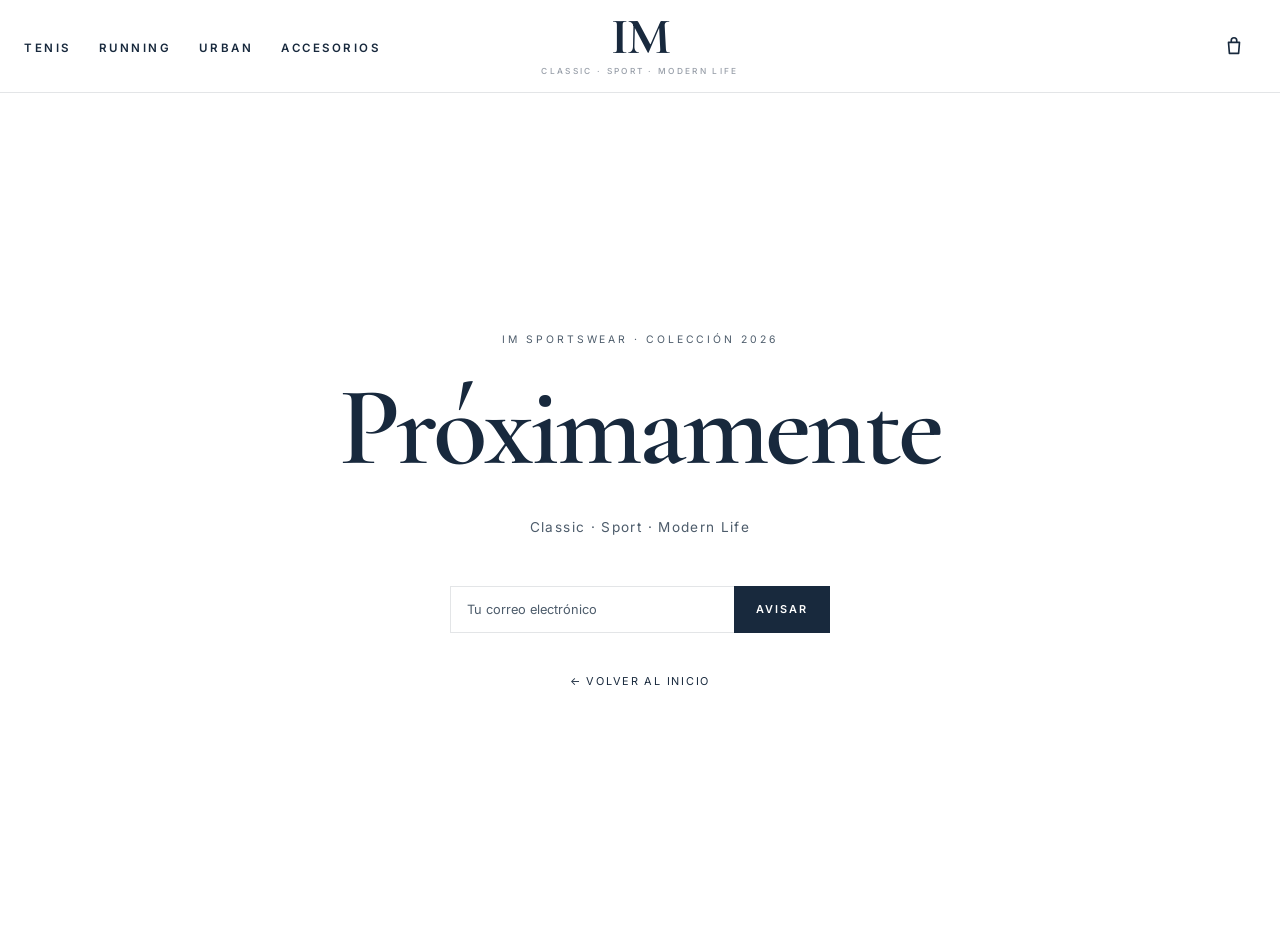
<file: shop/index.html>
<!doctype html>
<html lang="es">
  <head>
    <meta charset="UTF-8" />
    <meta name="viewport" content="width=device-width, initial-scale=1.0" />
    <meta name="description" content="IM Sportswear — Tienda online próximamente." />
    <title>Próximamente — IM Sportswear</title>
    <link rel="preconnect" href="https://fonts.googleapis.com" />
    <link rel="preconnect" href="https://fonts.gstatic.com" crossorigin />
    <link href="https://fonts.googleapis.com/css2?family=Cormorant+Garamond:wght@400;500;600;700&family=Inter:wght@300;400;500;600;700&display=swap" rel="stylesheet" />
    <link rel="stylesheet" href="/assets/styles.css?v=2.2" />
    <style>
      .coming-wrap {
        min-height: calc(100vh - 64px);
        display: flex;
        flex-direction: column;
        align-items: center;
        justify-content: center;
        text-align: center;
        padding: 60px 24px;
        background: #fff;
      }
      .coming-eyebrow {
        font-size: 0.65rem;
        letter-spacing: 0.28em;
        text-transform: uppercase;
        color: var(--muted);
        margin-bottom: 24px;
      }
      .coming-title {
        font-family: var(--font-display);
        font-size: clamp(3.5rem, 10vw, 7rem);
        font-weight: 600;
        letter-spacing: -0.03em;
        line-height: 1;
        margin: 0 0 20px;
        color: var(--navy);
      }
      .coming-sub {
        font-size: 0.85rem;
        color: var(--muted);
        letter-spacing: 0.1em;
        margin-bottom: 48px;
      }
      .coming-form {
        display: flex;
        gap: 0;
        max-width: 380px;
        width: 100%;
      }
      .coming-form input {
        flex: 1;
        border: 1px solid var(--line);
        border-right: none;
        padding: 13px 16px;
        font-family: var(--font-ui);
        font-size: 0.8rem;
        color: var(--navy);
        outline: none;
        background: #fff;
      }
      .coming-form input::placeholder { color: var(--muted); }
      .coming-form button {
        background: var(--navy);
        color: #fff;
        border: none;
        padding: 13px 22px;
        font-family: var(--font-ui);
        font-size: 0.68rem;
        font-weight: 600;
        letter-spacing: 0.18em;
        text-transform: uppercase;
        cursor: pointer;
        white-space: nowrap;
        transition: background 0.2s;
      }
      .coming-form button:hover { background: var(--navy-deep); }
      .coming-back {
        margin-top: 40px;
        font-size: 0.68rem;
        letter-spacing: 0.16em;
        text-transform: uppercase;
        color: var(--muted);
      }
      .coming-back a { color: var(--navy); }
      .coming-back a:hover { text-decoration: underline; }
    </style>
  </head>
  <body>
    <header class="site-header">
      <div class="container nav-wrap">
        <button class="menu-toggle" type="button" aria-expanded="false" aria-controls="site-menu" aria-label="Abrir menú">
          <span></span><span></span><span></span>
        </button>
        <nav class="site-nav" aria-label="Principal">
          <ul id="site-menu" class="menu-left">
            <li><a href="https://imsportswear.cl/#tenis">Tenis</a></li>
            <li><a href="https://imsportswear.cl/#running">Running</a></li>
            <li><a href="https://imsportswear.cl/#urban">Urban</a></li>
            <li><a href="https://imsportswear.cl/#accesorios">Accesorios</a></li>
          </ul>
        </nav>
        <div class="brand-mark">
          <a href="https://imsportswear.cl" class="brand-logo">IM</a>
          <span class="brand-tagline">Classic · Sport · Modern Life</span>
        </div>
        <div class="nav-actions">
          <a class="bag-link" href="#" aria-label="Tienda">
            <svg viewBox="0 0 24 24" aria-hidden="true"><path d="M6 8h12l-1 12H7L6 8Zm3-1V6a3 3 0 1 1 6 0v1" fill="none" stroke="currentColor" stroke-width="1.8" stroke-linecap="round" stroke-linejoin="round"/></svg>
          </a>
        </div>
      </div>
    </header>

    <main>
      <div class="coming-wrap">
        <p class="coming-eyebrow">IM Sportswear · Colección 2026</p>
        <h1 class="coming-title">Próximamente</h1>
        <p class="coming-sub">Classic · Sport · Modern Life</p>
        <form class="coming-form" onsubmit="return false;">
          <input type="email" placeholder="Tu correo electrónico" />
          <button type="submit">Avisar</button>
        </form>
        <p class="coming-back">
          <a href="https://imsportswear.cl">← Volver al inicio</a>
        </p>
      </div>
    </main>

    <script>
      const toggle = document.querySelector('.menu-toggle');
      const menu = document.getElementById('site-menu');
      if (toggle && menu) {
        toggle.addEventListener('click', () => {
          const open = toggle.getAttribute('aria-expanded') === 'true';
          toggle.setAttribute('aria-expanded', String(!open));
          menu.classList.toggle('is-open', !open);
        });
      }
    </script>
  </body>
</html>
</file>
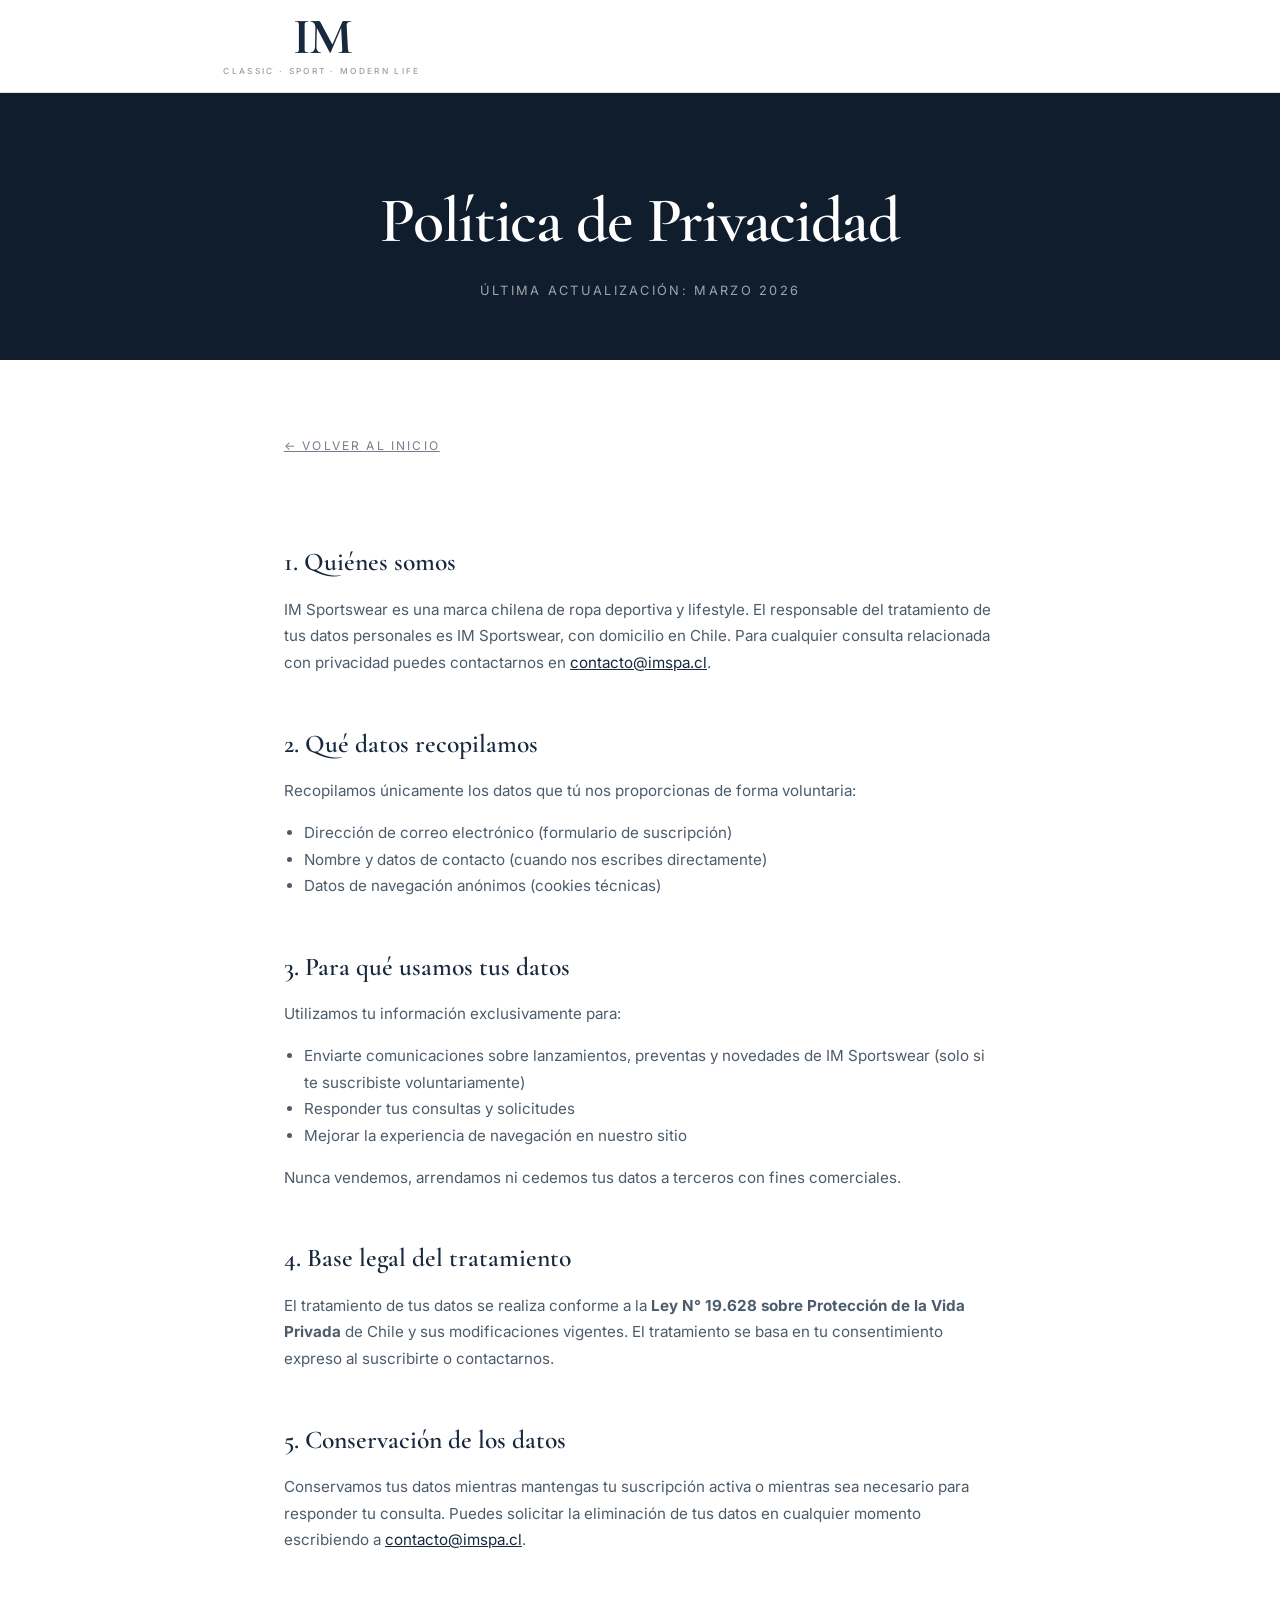
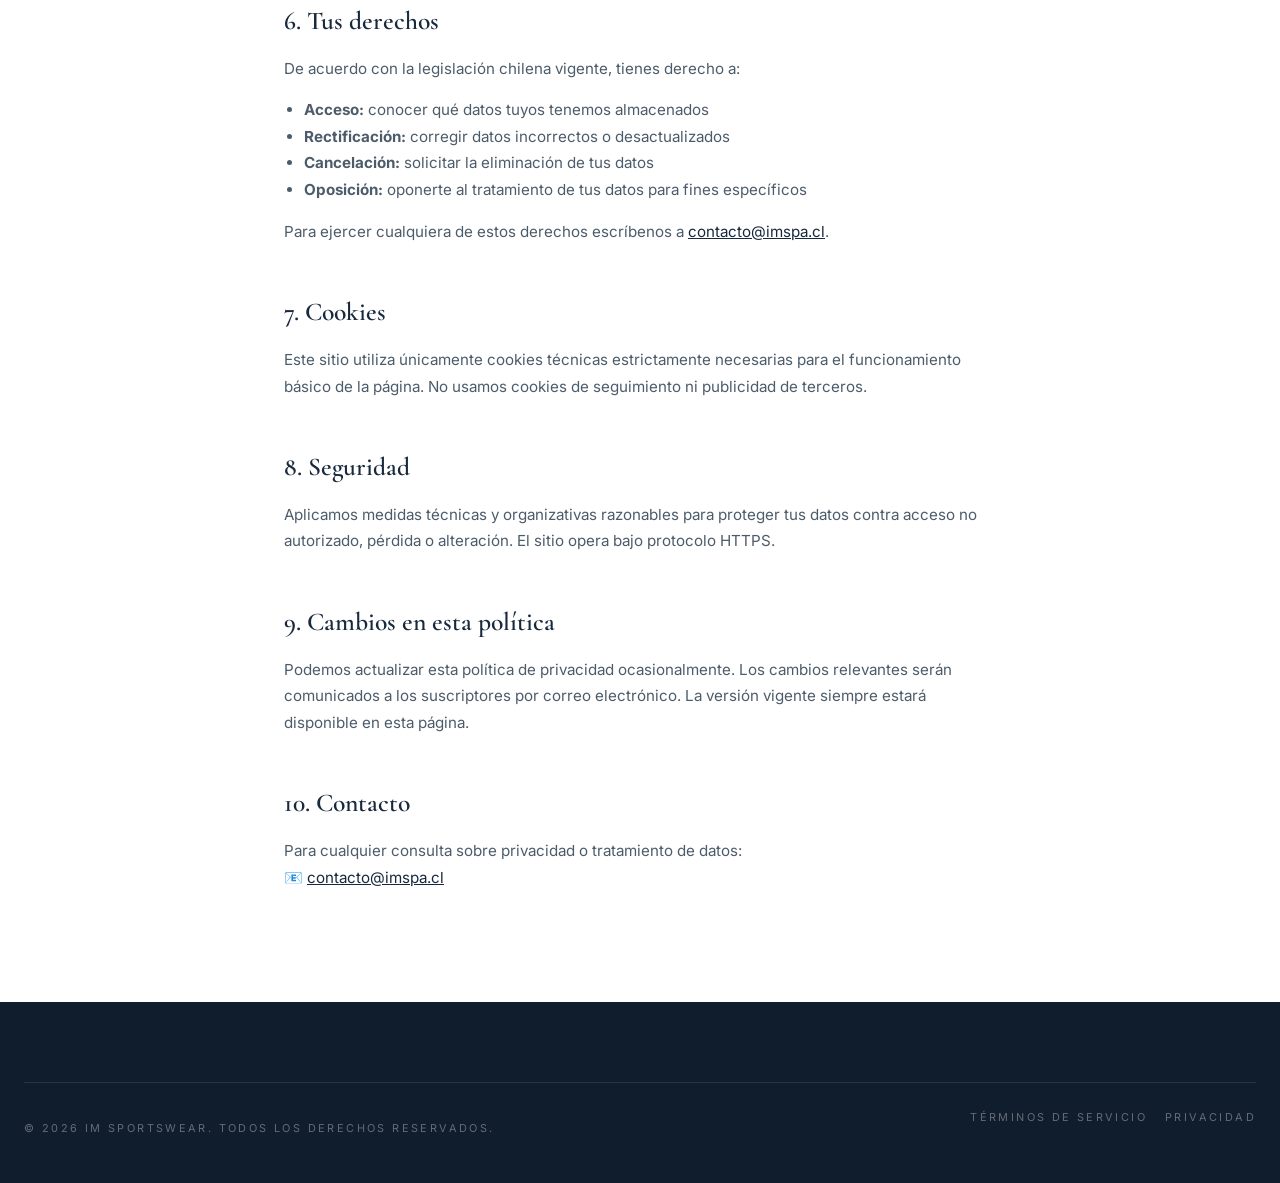
<file: privacidad.html>
<!doctype html>
<html lang="es">
  <head>
    <meta charset="UTF-8" />
    <meta name="viewport" content="width=device-width, initial-scale=1.0" />
    <title>Política de Privacidad — IM Sportswear</title>
    <link rel="preconnect" href="https://fonts.googleapis.com" />
    <link rel="preconnect" href="https://fonts.gstatic.com" crossorigin />
    <link href="https://fonts.googleapis.com/css2?family=Cormorant+Garamond:wght@400;500;600;700&family=Inter:wght@300;400;500;600;700&display=swap" rel="stylesheet" />
    <link rel="stylesheet" href="assets/styles.css?v=2.1" />
    <style>
      .legal-hero {
        background: var(--navy-deep);
        color: #fff;
        padding: 80px 0 60px;
        text-align: center;
      }
      .legal-hero h1 {
        font-family: var(--font-display);
        font-size: clamp(2.4rem, 5vw, 4rem);
        font-weight: 600;
        margin: 0 0 12px;
        letter-spacing: -0.02em;
      }
      .legal-hero p {
        font-size: 0.8rem;
        letter-spacing: 0.18em;
        text-transform: uppercase;
        opacity: 0.6;
        margin: 0;
      }
      .legal-body {
        max-width: 760px;
        margin: 0 auto;
        padding: 72px 24px 96px;
      }
      .legal-body h2 {
        font-family: var(--font-display);
        font-size: 1.6rem;
        font-weight: 600;
        margin: 48px 0 12px;
        color: var(--navy);
      }
      .legal-body h2:first-child { margin-top: 0; }
      .legal-body p, .legal-body li {
        font-size: 0.95rem;
        line-height: 1.75;
        color: var(--muted);
      }
      .legal-body ul {
        padding-left: 20px;
        margin: 12px 0;
      }
      .legal-body a { color: var(--navy); text-decoration: underline; }
      .legal-back {
        display: inline-flex;
        align-items: center;
        gap: 8px;
        font-size: 0.75rem;
        letter-spacing: 0.18em;
        text-transform: uppercase;
        color: var(--navy);
        margin-bottom: 40px;
        opacity: 0.6;
        transition: opacity 0.2s;
      }
      .legal-back:hover { opacity: 1; }
    </style>
  </head>
  <body>
    <header class="site-header" id="top">
      <div class="container nav-wrap">
        <div class="brand-mark" aria-label="IM Sportswear">
          <a href="index.html" class="brand-logo">IM</a>
          <span class="brand-tagline">Classic · Sport · Modern Life</span>
        </div>
      </div>
    </header>

    <div class="legal-hero">
      <div class="container">
        <h1>Política de Privacidad</h1>
        <p>Última actualización: Marzo 2026</p>
      </div>
    </div>

    <div class="legal-body">
      <a class="legal-back" href="index.html">
        ← Volver al inicio
      </a>

      <h2>1. Quiénes somos</h2>
      <p>IM Sportswear es una marca chilena de ropa deportiva y lifestyle. El responsable del tratamiento de tus datos personales es IM Sportswear, con domicilio en Chile. Para cualquier consulta relacionada con privacidad puedes contactarnos en <a href="mailto:contacto@imspa.cl">contacto@imspa.cl</a>.</p>

      <h2>2. Qué datos recopilamos</h2>
      <p>Recopilamos únicamente los datos que tú nos proporcionas de forma voluntaria:</p>
      <ul>
        <li>Dirección de correo electrónico (formulario de suscripción)</li>
        <li>Nombre y datos de contacto (cuando nos escribes directamente)</li>
        <li>Datos de navegación anónimos (cookies técnicas)</li>
      </ul>

      <h2>3. Para qué usamos tus datos</h2>
      <p>Utilizamos tu información exclusivamente para:</p>
      <ul>
        <li>Enviarte comunicaciones sobre lanzamientos, preventas y novedades de IM Sportswear (solo si te suscribiste voluntariamente)</li>
        <li>Responder tus consultas y solicitudes</li>
        <li>Mejorar la experiencia de navegación en nuestro sitio</li>
      </ul>
      <p>Nunca vendemos, arrendamos ni cedemos tus datos a terceros con fines comerciales.</p>

      <h2>4. Base legal del tratamiento</h2>
      <p>El tratamiento de tus datos se realiza conforme a la <strong>Ley N° 19.628 sobre Protección de la Vida Privada</strong> de Chile y sus modificaciones vigentes. El tratamiento se basa en tu consentimiento expreso al suscribirte o contactarnos.</p>

      <h2>5. Conservación de los datos</h2>
      <p>Conservamos tus datos mientras mantengas tu suscripción activa o mientras sea necesario para responder tu consulta. Puedes solicitar la eliminación de tus datos en cualquier momento escribiendo a <a href="mailto:contacto@imspa.cl">contacto@imspa.cl</a>.</p>

      <h2>6. Tus derechos</h2>
      <p>De acuerdo con la legislación chilena vigente, tienes derecho a:</p>
      <ul>
        <li><strong>Acceso:</strong> conocer qué datos tuyos tenemos almacenados</li>
        <li><strong>Rectificación:</strong> corregir datos incorrectos o desactualizados</li>
        <li><strong>Cancelación:</strong> solicitar la eliminación de tus datos</li>
        <li><strong>Oposición:</strong> oponerte al tratamiento de tus datos para fines específicos</li>
      </ul>
      <p>Para ejercer cualquiera de estos derechos escríbenos a <a href="mailto:contacto@imspa.cl">contacto@imspa.cl</a>.</p>

      <h2>7. Cookies</h2>
      <p>Este sitio utiliza únicamente cookies técnicas estrictamente necesarias para el funcionamiento básico de la página. No usamos cookies de seguimiento ni publicidad de terceros.</p>

      <h2>8. Seguridad</h2>
      <p>Aplicamos medidas técnicas y organizativas razonables para proteger tus datos contra acceso no autorizado, pérdida o alteración. El sitio opera bajo protocolo HTTPS.</p>

      <h2>9. Cambios en esta política</h2>
      <p>Podemos actualizar esta política de privacidad ocasionalmente. Los cambios relevantes serán comunicados a los suscriptores por correo electrónico. La versión vigente siempre estará disponible en esta página.</p>

      <h2>10. Contacto</h2>
      <p>Para cualquier consulta sobre privacidad o tratamiento de datos:<br />
      📧 <a href="mailto:contacto@imspa.cl">contacto@imspa.cl</a></p>
    </div>

    <footer class="site-footer">
      <div class="container footer-bottom">
        <p>© <span id="year"></span> IM Sportswear. Todos los derechos reservados.</p>
        <div>
          <a href="terminos.html">Términos de servicio</a>
          <a href="privacidad.html">Privacidad</a>
        </div>
      </div>
    </footer>

    <script>document.getElementById('year').textContent = new Date().getFullYear();</script>
  </body>
</html>
</file>
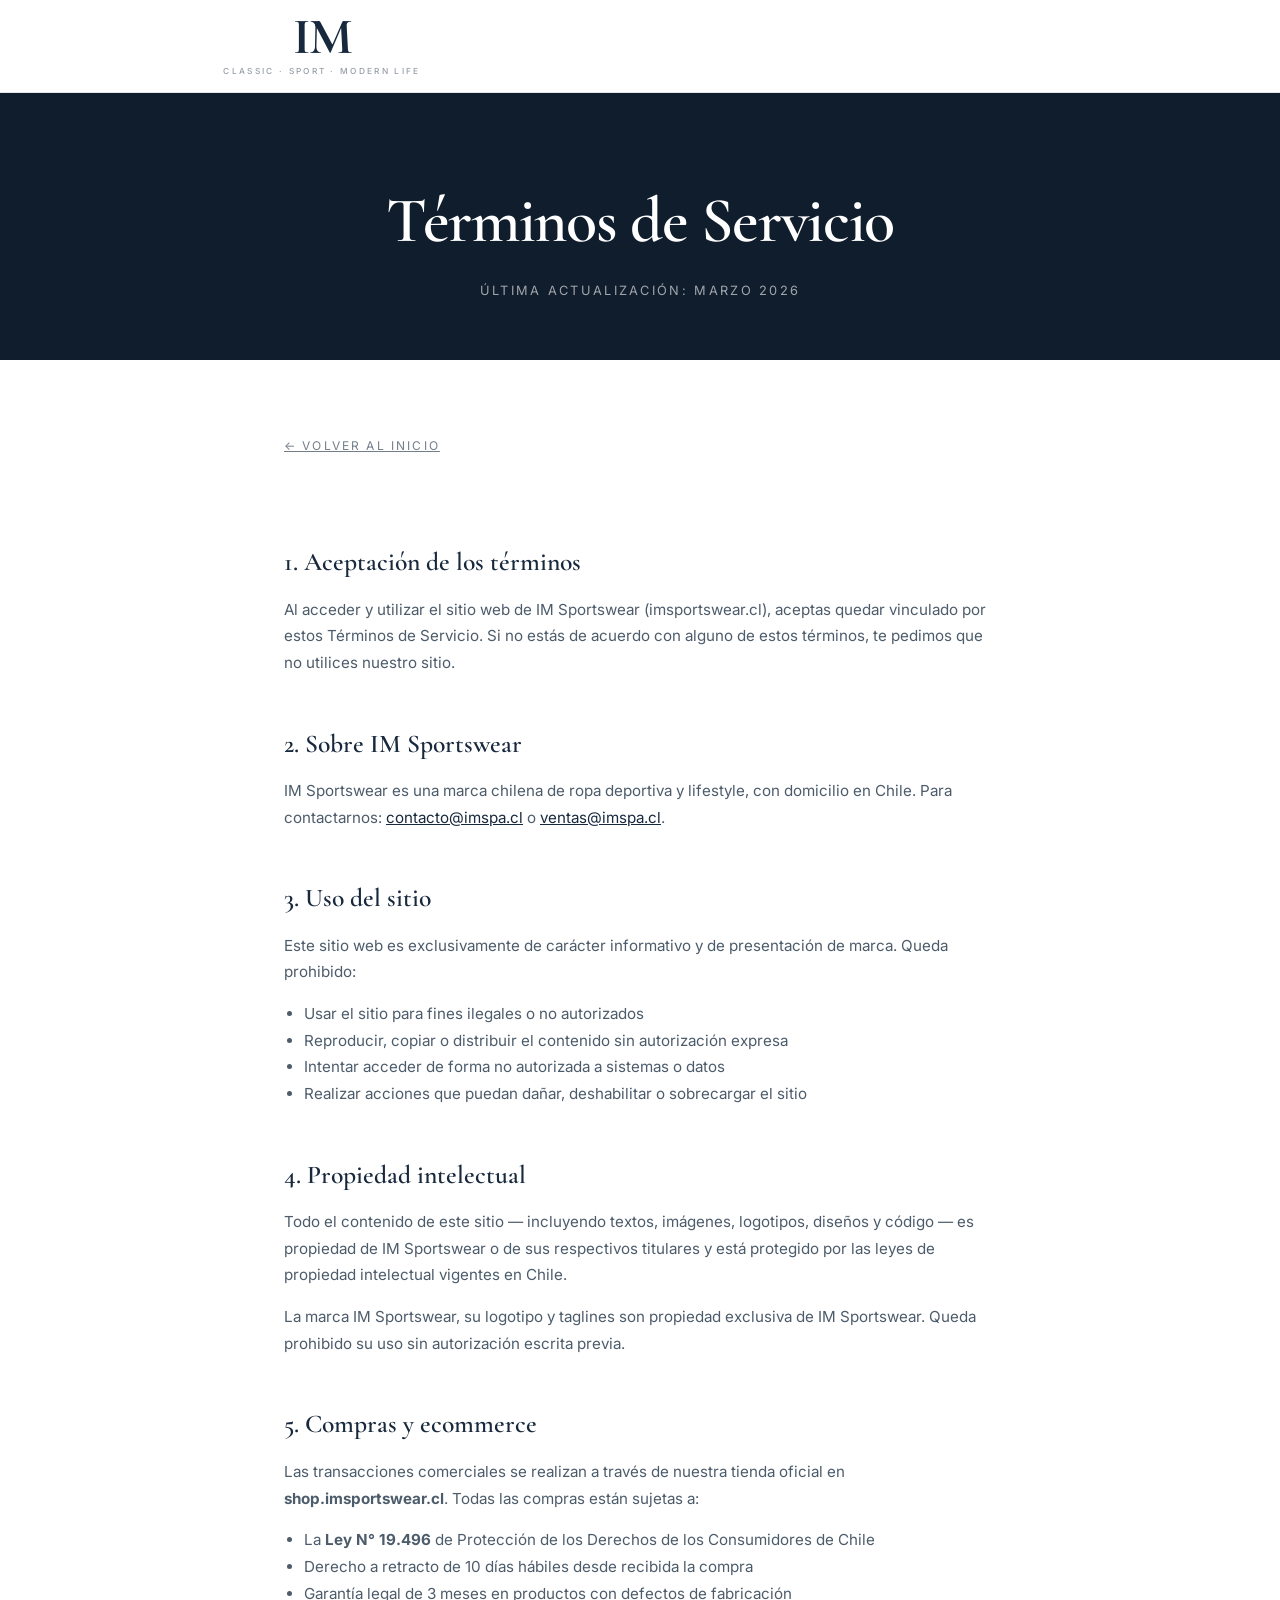
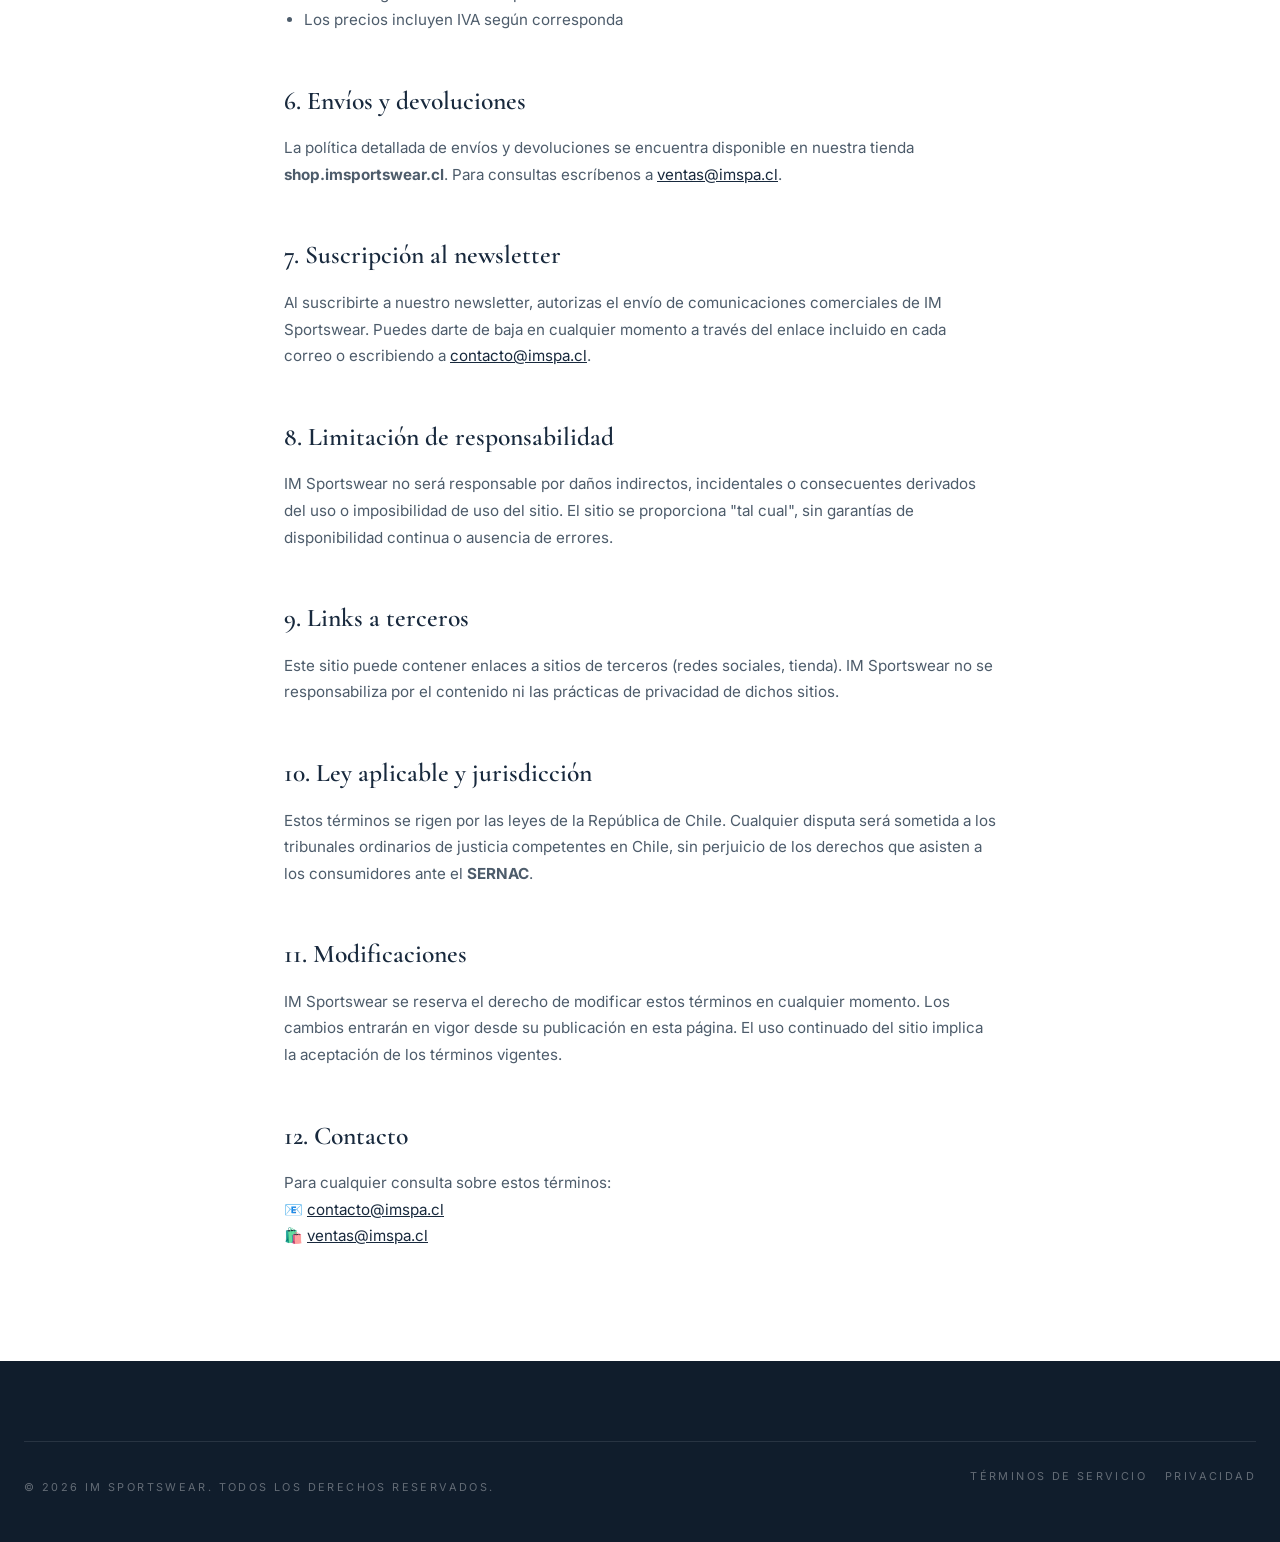
<file: terminos.html>
<!doctype html>
<html lang="es">
  <head>
    <meta charset="UTF-8" />
    <meta name="viewport" content="width=device-width, initial-scale=1.0" />
    <title>Términos de Servicio — IM Sportswear</title>
    <link rel="preconnect" href="https://fonts.googleapis.com" />
    <link rel="preconnect" href="https://fonts.gstatic.com" crossorigin />
    <link href="https://fonts.googleapis.com/css2?family=Cormorant+Garamond:wght@400;500;600;700&family=Inter:wght@300;400;500;600;700&display=swap" rel="stylesheet" />
    <link rel="stylesheet" href="assets/styles.css?v=2.1" />
    <style>
      .legal-hero {
        background: var(--navy-deep);
        color: #fff;
        padding: 80px 0 60px;
        text-align: center;
      }
      .legal-hero h1 {
        font-family: var(--font-display);
        font-size: clamp(2.4rem, 5vw, 4rem);
        font-weight: 600;
        margin: 0 0 12px;
        letter-spacing: -0.02em;
      }
      .legal-hero p {
        font-size: 0.8rem;
        letter-spacing: 0.18em;
        text-transform: uppercase;
        opacity: 0.6;
        margin: 0;
      }
      .legal-body {
        max-width: 760px;
        margin: 0 auto;
        padding: 72px 24px 96px;
      }
      .legal-body h2 {
        font-family: var(--font-display);
        font-size: 1.6rem;
        font-weight: 600;
        margin: 48px 0 12px;
        color: var(--navy);
      }
      .legal-body h2:first-child { margin-top: 0; }
      .legal-body p, .legal-body li {
        font-size: 0.95rem;
        line-height: 1.75;
        color: var(--muted);
      }
      .legal-body ul {
        padding-left: 20px;
        margin: 12px 0;
      }
      .legal-body a { color: var(--navy); text-decoration: underline; }
      .legal-back {
        display: inline-flex;
        align-items: center;
        gap: 8px;
        font-size: 0.75rem;
        letter-spacing: 0.18em;
        text-transform: uppercase;
        color: var(--navy);
        margin-bottom: 40px;
        opacity: 0.6;
        transition: opacity 0.2s;
      }
      .legal-back:hover { opacity: 1; }
    </style>
  </head>
  <body>
    <header class="site-header" id="top">
      <div class="container nav-wrap">
        <div class="brand-mark" aria-label="IM Sportswear">
          <a href="index.html" class="brand-logo">IM</a>
          <span class="brand-tagline">Classic · Sport · Modern Life</span>
        </div>
      </div>
    </header>

    <div class="legal-hero">
      <div class="container">
        <h1>Términos de Servicio</h1>
        <p>Última actualización: Marzo 2026</p>
      </div>
    </div>

    <div class="legal-body">
      <a class="legal-back" href="index.html">
        ← Volver al inicio
      </a>

      <h2>1. Aceptación de los términos</h2>
      <p>Al acceder y utilizar el sitio web de IM Sportswear (imsportswear.cl), aceptas quedar vinculado por estos Términos de Servicio. Si no estás de acuerdo con alguno de estos términos, te pedimos que no utilices nuestro sitio.</p>

      <h2>2. Sobre IM Sportswear</h2>
      <p>IM Sportswear es una marca chilena de ropa deportiva y lifestyle, con domicilio en Chile. Para contactarnos: <a href="mailto:contacto@imspa.cl">contacto@imspa.cl</a> o <a href="mailto:ventas@imspa.cl">ventas@imspa.cl</a>.</p>

      <h2>3. Uso del sitio</h2>
      <p>Este sitio web es exclusivamente de carácter informativo y de presentación de marca. Queda prohibido:</p>
      <ul>
        <li>Usar el sitio para fines ilegales o no autorizados</li>
        <li>Reproducir, copiar o distribuir el contenido sin autorización expresa</li>
        <li>Intentar acceder de forma no autorizada a sistemas o datos</li>
        <li>Realizar acciones que puedan dañar, deshabilitar o sobrecargar el sitio</li>
      </ul>

      <h2>4. Propiedad intelectual</h2>
      <p>Todo el contenido de este sitio — incluyendo textos, imágenes, logotipos, diseños y código — es propiedad de IM Sportswear o de sus respectivos titulares y está protegido por las leyes de propiedad intelectual vigentes en Chile.</p>
      <p>La marca IM Sportswear, su logotipo y taglines son propiedad exclusiva de IM Sportswear. Queda prohibido su uso sin autorización escrita previa.</p>

      <h2>5. Compras y ecommerce</h2>
      <p>Las transacciones comerciales se realizan a través de nuestra tienda oficial en <strong>shop.imsportswear.cl</strong>. Todas las compras están sujetas a:</p>
      <ul>
        <li>La <strong>Ley N° 19.496</strong> de Protección de los Derechos de los Consumidores de Chile</li>
        <li>Derecho a retracto de 10 días hábiles desde recibida la compra</li>
        <li>Garantía legal de 3 meses en productos con defectos de fabricación</li>
        <li>Los precios incluyen IVA según corresponda</li>
      </ul>

      <h2>6. Envíos y devoluciones</h2>
      <p>La política detallada de envíos y devoluciones se encuentra disponible en nuestra tienda <strong>shop.imsportswear.cl</strong>. Para consultas escríbenos a <a href="mailto:ventas@imspa.cl">ventas@imspa.cl</a>.</p>

      <h2>7. Suscripción al newsletter</h2>
      <p>Al suscribirte a nuestro newsletter, autorizas el envío de comunicaciones comerciales de IM Sportswear. Puedes darte de baja en cualquier momento a través del enlace incluido en cada correo o escribiendo a <a href="mailto:contacto@imspa.cl">contacto@imspa.cl</a>.</p>

      <h2>8. Limitación de responsabilidad</h2>
      <p>IM Sportswear no será responsable por daños indirectos, incidentales o consecuentes derivados del uso o imposibilidad de uso del sitio. El sitio se proporciona "tal cual", sin garantías de disponibilidad continua o ausencia de errores.</p>

      <h2>9. Links a terceros</h2>
      <p>Este sitio puede contener enlaces a sitios de terceros (redes sociales, tienda). IM Sportswear no se responsabiliza por el contenido ni las prácticas de privacidad de dichos sitios.</p>

      <h2>10. Ley aplicable y jurisdicción</h2>
      <p>Estos términos se rigen por las leyes de la República de Chile. Cualquier disputa será sometida a los tribunales ordinarios de justicia competentes en Chile, sin perjuicio de los derechos que asisten a los consumidores ante el <strong>SERNAC</strong>.</p>

      <h2>11. Modificaciones</h2>
      <p>IM Sportswear se reserva el derecho de modificar estos términos en cualquier momento. Los cambios entrarán en vigor desde su publicación en esta página. El uso continuado del sitio implica la aceptación de los términos vigentes.</p>

      <h2>12. Contacto</h2>
      <p>Para cualquier consulta sobre estos términos:<br />
      📧 <a href="mailto:contacto@imspa.cl">contacto@imspa.cl</a><br />
      🛍️ <a href="mailto:ventas@imspa.cl">ventas@imspa.cl</a></p>
    </div>

    <footer class="site-footer">
      <div class="container footer-bottom">
        <p>© <span id="year"></span> IM Sportswear. Todos los derechos reservados.</p>
        <div>
          <a href="terminos.html">Términos de servicio</a>
          <a href="privacidad.html">Privacidad</a>
        </div>
      </div>
    </footer>

    <script>document.getElementById('year').textContent = new Date().getFullYear();</script>
  </body>
</html>
</file>
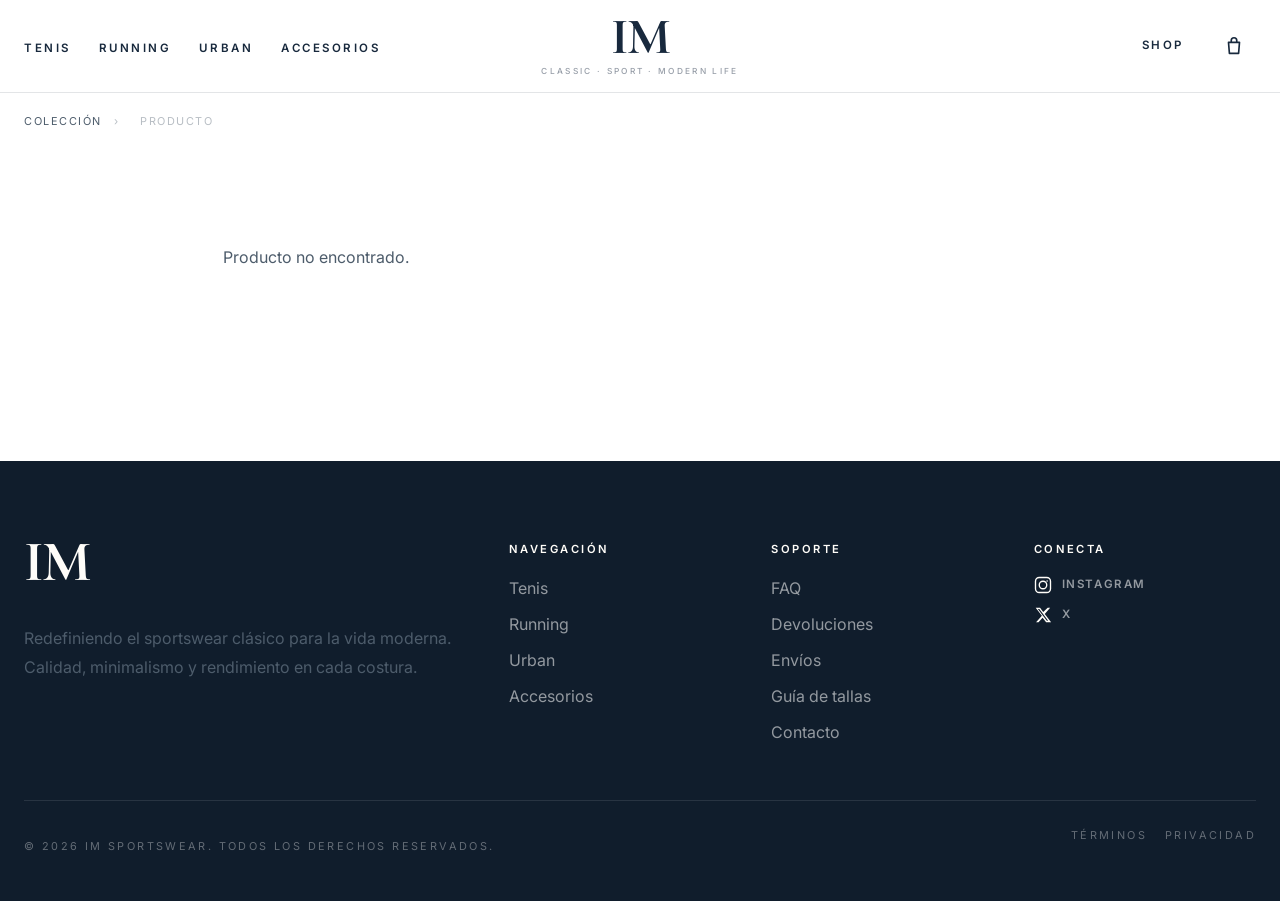
<file: shop/producto.html>
<!doctype html>
<html lang="es">
  <head>
    <meta charset="UTF-8" />
    <meta name="viewport" content="width=device-width, initial-scale=1.0" />
    <meta name="description" content="IM Sportswear — Producto" />
    <title>Producto — IM Sportswear</title>
    <link rel="preconnect" href="https://fonts.googleapis.com" />
    <link rel="preconnect" href="https://fonts.gstatic.com" crossorigin />
    <link href="https://fonts.googleapis.com/css2?family=Cormorant+Garamond:wght@400;500;600;700&family=Inter:wght@300;400;500;600;700&display=swap" rel="stylesheet" />
    <link rel="stylesheet" href="/assets/styles.css?v=2.2" />
    <link rel="stylesheet" href="/assets/shop.css?v=1.2" />
  </head>
  <body>
    <a class="skip-link" href="#contenido">Saltar al contenido</a>

    <header class="site-header">
      <div class="container nav-wrap">
        <button class="menu-toggle" type="button" aria-expanded="false" aria-controls="site-menu" aria-label="Abrir menú">
          <span></span><span></span><span></span>
        </button>
        <nav class="site-nav" aria-label="Principal">
          <ul id="site-menu" class="menu-left">
            <li><a href="https://imsportswear.cl/#tenis">Tenis</a></li>
            <li><a href="https://imsportswear.cl/#running">Running</a></li>
            <li><a href="https://imsportswear.cl/#urban">Urban</a></li>
            <li><a href="https://imsportswear.cl/#accesorios">Accesorios</a></li>
          </ul>
        </nav>
        <div class="brand-mark">
          <a href="https://imsportswear.cl" class="brand-logo">IM</a>
          <span class="brand-tagline">Classic · Sport · Modern Life</span>
        </div>
        <div class="nav-actions">
          <a class="shop-link" href="https://shop.imsportswear.cl">Shop</a>
          <a class="bag-link" href="https://shop.imsportswear.cl" aria-label="Tienda">
            <svg viewBox="0 0 24 24" aria-hidden="true"><path d="M6 8h12l-1 12H7L6 8Zm3-1V6a3 3 0 1 1 6 0v1" fill="none" stroke="currentColor" stroke-width="1.8" stroke-linecap="round" stroke-linejoin="round"/></svg>
          </a>
        </div>
      </div>
    </header>

    <main id="contenido">
      <div class="container">
        <nav class="pdp-breadcrumb" aria-label="Breadcrumb">
          <a href="https://shop.imsportswear.cl">Colección</a>
          <span>›</span>
          <span id="pdp-bc-product">Producto</span>
        </nav>
        <div id="pdp-layout" class="pdp-layout"></div>
      </div>
    </main>

    <footer class="site-footer">
      <div class="container footer-grid">
        <div class="footer-brand">
          <p class="brand-logo">IM</p>
          <p>Redefiniendo el sportswear clásico para la vida moderna. Calidad, minimalismo y rendimiento en cada costura.</p>
        </div>
        <nav class="footer-nav" aria-label="Navegación">
          <h3>Navegación</h3>
          <ul>
            <li><a href="https://imsportswear.cl/#tenis">Tenis</a></li>
            <li><a href="https://imsportswear.cl/#running">Running</a></li>
            <li><a href="https://imsportswear.cl/#urban">Urban</a></li>
            <li><a href="https://imsportswear.cl/#accesorios">Accesorios</a></li>
          </ul>
        </nav>
        <nav class="footer-nav" aria-label="Soporte">
          <h3>Soporte</h3>
          <ul>
            <li><a href="#">FAQ</a></li>
            <li><a href="#">Devoluciones</a></li>
            <li><a href="#">Envíos</a></li>
            <li><a href="#">Guía de tallas</a></li>
            <li><a href="mailto:ventas@imspa.cl">Contacto</a></li>
          </ul>
        </nav>
        <section class="footer-social">
          <h3>Conecta</h3>
          <div class="social-links">
            <a href="#" aria-label="Instagram">
              <svg viewBox="0 0 24 24" width="18" height="18" fill="none" stroke="currentColor" stroke-width="1.8" stroke-linecap="round" stroke-linejoin="round" aria-hidden="true"><rect x="2" y="2" width="20" height="20" rx="5"/><circle cx="12" cy="12" r="5"/><circle cx="17.5" cy="6.5" r="1" fill="currentColor" stroke="none"/></svg>
              Instagram
            </a>
            <a href="#" aria-label="X">
              <svg viewBox="0 0 24 24" width="18" height="18" fill="currentColor" aria-hidden="true"><path d="M18.244 2.25h3.308l-7.227 8.26 8.502 11.24H16.17l-4.714-6.231-5.401 6.231H2.744l7.736-8.844L2.25 2.25H8.08l4.26 5.635zm-1.161 17.52h1.833L7.084 4.126H5.117z"/></svg>
              X
            </a>
          </div>
        </section>
      </div>
      <div class="container footer-bottom">
        <p>© <span id="year"></span> IM Sportswear. Todos los derechos reservados.</p>
        <div>
          <a href="/terminos.html">Términos</a>
          <a href="/privacidad.html">Privacidad</a>
        </div>
      </div>
    </footer>

    <script src="/assets/shop.js" defer></script>
  </body>
</html>
</file>
<file: assets/styles.css>
:root {
  --navy: #18293d;
  --navy-deep: #101d2c;
  --beige: #f4efe8;
  --beige-soft: #f7f3ed;
  --white: #fffdf9;
  --black: #141414;
  --muted: #4d5c6b;
  --muted-soft: rgba(24, 41, 61, 0.68);
  --line: rgba(24, 41, 61, 0.12);
  --shadow: 0 22px 60px rgba(16, 29, 44, 0.12);
  --radius: 28px;
  --container: min(1360px, calc(100% - 48px));
  --font-display: "Cormorant Garamond", Georgia, "Times New Roman", serif;
  --font-ui: "Inter", system-ui, -apple-system, BlinkMacSystemFont, "Segoe UI", sans-serif;
}

* {
  box-sizing: border-box;
}

html {
  scroll-behavior: smooth;
}

body {
  margin: 0;
  font-family: var(--font-ui);
  color: var(--navy);
  background: #ffffff;
  line-height: 1.5;
  text-rendering: optimizeLegibility;
  -webkit-font-smoothing: antialiased;
}

img {
  max-width: 100%;
  display: block;
}

a {
  color: inherit;
  text-decoration: none;
}

button,
input {
  font: inherit;
}

.skip-link,
.sr-only {
  position: absolute;
  width: 1px;
  height: 1px;
  padding: 0;
  margin: -1px;
  overflow: hidden;
  clip: rect(0, 0, 0, 0);
  white-space: nowrap;
  border: 0;
}

.skip-link:focus {
  width: auto;
  height: auto;
  clip: auto;
  margin: 12px;
  padding: 12px 16px;
  background: var(--navy);
  color: var(--white);
  z-index: 1000;
}

.container {
  width: var(--container);
  margin: 0 auto;
}

.site-header {
  position: sticky;
  top: 0;
  z-index: 20;
  background: rgba(255, 255, 255, 0.96);
  backdrop-filter: blur(14px);
  border-bottom: 1px solid rgba(24, 41, 61, 0.08);
}

.nav-wrap {
  min-height: 92px;
  display: grid;
  grid-template-columns: 1fr auto 1fr;
  align-items: center;
  gap: 20px;
}

.site-nav ul,
.footer-nav ul,
.social-links {
  list-style: none;
  padding: 0;
  margin: 0;
}

.menu-left,
.nav-actions {
  display: flex;
  align-items: center;
  gap: 28px;
}

.nav-actions {
  justify-content: flex-end;
}

.menu-left a,
.shop-link,
.footer-nav h3,
.footer-social h3,
.footer-bottom,
.social-links a,
.button,
.newsletter input,
.eyebrow {
  letter-spacing: 0.22em;
  text-transform: uppercase;
}

.menu-left a,
.shop-link {
  font-size: 0.72rem;
  font-weight: 600;
  color: rgba(24, 41, 61, 0.78);
}

.menu-left a:hover,
.shop-link:hover,
.footer-nav a:hover,
.footer-bottom a:hover,
.social-links a:hover {
  color: var(--navy);
}

.brand-mark {
  text-align: center;
}

.brand-logo {
  display: block;
  font-family: var(--font-display);
  font-size: clamp(2.2rem, 4vw, 3.4rem);
  line-height: 0.9;
  font-weight: 700;
  letter-spacing: -0.04em;
}

.brand-tagline {
  display: block;
  font-size: 0.52rem;
  letter-spacing: 0.28em;
  text-transform: uppercase;
  color: rgba(24, 41, 61, 0.45);
  margin-top: 5px;
  font-weight: 500;
}


.bag-link {
  position: relative;
  width: 44px;
  height: 44px;
  display: inline-flex;
  align-items: center;
  justify-content: center;
}

.bag-link svg {
  width: 22px;
  height: 22px;
}

.bag-count {
  position: absolute;
  top: 5px;
  right: 2px;
  width: 18px;
  height: 18px;
  display: grid;
  place-items: center;
  border-radius: 50%;
  background: var(--navy);
  color: var(--white);
  font-size: 0.58rem;
  font-weight: 700;
  letter-spacing: 0;
}

.menu-toggle {
  display: none;
  width: 44px;
  height: 44px;
  padding: 0;
  border: 0;
  background: transparent;
  cursor: pointer;
}

.menu-toggle span {
  display: block;
  width: 20px;
  height: 2px;
  margin: 4px auto;
  background: var(--navy);
}

.hero-section {
  position: relative;
  min-height: calc(100vh - 92px);
  display: grid;
  align-items: center;
  overflow: clip;
  background: #ffffff;
  position: relative;
  z-index: 1;
  text-align: center;
  padding-block: 88px 96px;
}

.hero-content h1,
.feature-copy h2,
.split-card h2 {
  font-family: var(--font-display);
  font-weight: 700;
  letter-spacing: -0.04em;
  margin: 0;
  color: var(--navy);
}

.hero-content h1 {
  font-size: clamp(7rem, 28vw, 20rem);
  line-height: 0.86;
  color: var(--navy);
}

.hero-subtag {
  margin: 18px 0 18px;
  font-size: 0.86rem;
  font-weight: 600;
  letter-spacing: 0.34em;
  text-transform: uppercase;
  color: rgba(24, 41, 61, 0.72);
}

.hero-quote,
.quote {
  font-family: var(--font-display);
  font-style: italic;
  font-weight: 400;
}

.hero-quote {
  max-width: 700px;
  margin: 0 auto 42px;
  font-size: clamp(1.3rem, 1.9vw, 2rem);
  line-height: 1.3;
  color: rgba(24, 41, 61, 0.72);
}

.button {
  display: inline-flex;
  align-items: center;
  justify-content: center;
  min-height: 56px;
  padding: 0 32px;
  border-radius: 999px;
  font-size: 0.72rem;
  font-weight: 600;
  transition: background-color 0.25s ease, color 0.25s ease, border-color 0.25s ease, transform 0.25s ease;
  border: 1px solid transparent;
}

.button:hover,
.button:focus-visible {
  transform: translateY(-1px);
}

.button-primary {
  background: var(--navy);
  color: var(--white);
  box-shadow: var(--shadow);
}

.button-primary:hover,
.button-primary:focus-visible {
  background: #223952;
}

.button-outline,
.button-outline-dark {
  border-color: rgba(30, 42, 54, 0.2);
  background: transparent;
}

.button-outline:hover,
.button-outline-dark:hover,
.button-outline:focus-visible,
.button-outline-dark:focus-visible {
  background: var(--navy);
  color: var(--white);
}

.brand-mark,
.brand-logo,
.site-header a,
.site-header button,
.feature-copy h2,
.split-card h2 {
  color: var(--navy);
}

.footer-brand .brand-logo {
  color: var(--white);
}

.feature-copy,
.split-card,
.site-footer,
.site-header {
  border-color: var(--line);
}

.feature,
.split-section {
  border-top: 1px solid rgba(24, 41, 61, 0.06);
}

.feature {
  display: grid;
  grid-template-columns: 1fr 1fr;
  min-height: 520px;
  align-items: stretch;
}

.feature-reverse .feature-copy {
  order: 1;
}

.feature-reverse .feature-media {
  order: 2;
}

.feature-copy,
.feature-media,
.split-card {
  min-height: 100%;
}

.feature-copy {
  display: flex;
  flex-direction: column;
  justify-content: center;
  align-items: flex-start;
  padding: 72px clamp(28px, 6vw, 88px);
}

.feature-media {
  position: relative;
  overflow: hidden;
}

.feature-media img {
  width: 100%;
  height: 100%;
  object-fit: cover;
  filter: none;
}

.feature-media::after {
  content: "";
  position: absolute;
  inset: 0;
  background: rgba(24, 41, 61, 0.08);
}

.feature-media-local {
  background: linear-gradient(180deg, #ececec 0%, #f6f5f3 100%);
}

.feature-media-local img {
  object-fit: cover;
}

/* Per-section heights — intentional rhythm */
#tenis  { min-height: 560px; }
#urban  { min-height: 480px; }
#running { min-height: 620px; }
#accesorios { min-height: 480px; }

#urban .feature-media img {
  object-position: center 20%;
}

#running .feature-media img {
  object-position: center 30%;
}

.tone-beige {
  background: #ffffff;
}

.tone-white {
  background: #ffffff;
}

.eyebrow {
  margin: 0 0 24px;
  font-size: 0.7rem;
  color: rgba(24, 41, 61, 0.52);
  font-weight: 600;
}

.feature-copy h2,
.split-card h2 {
  font-size: clamp(4rem, 7.6vw, 6.9rem);
  line-height: 0.9;
  margin-bottom: 22px;
}

.quote {
  color: rgba(30, 42, 54, 0.7);
  font-size: clamp(1.55rem, 2.7vw, 2.45rem);
  line-height: 1.15;
  margin: 0 0 26px;
}

.description,
.split-card p:not(.quote):not(.eyebrow),
.footer-brand p:last-child {
  font-size: clamp(1rem, 1.18vw, 1.16rem);
  line-height: 1.82;
  color: var(--muted);
}

.description {
  max-width: 580px;
  margin: 0 0 36px;
}

.split-section {
  display: grid;
  grid-template-columns: 1fr 1fr;
}

.split-card {
  padding: clamp(44px, 7vw, 96px);
  display: flex;
  flex-direction: column;
  justify-content: center;
}

.split-light {
  background: #ffffff;
}

.split-dark {
  background: var(--navy);
  color: var(--white);
}

.split-dark h2,
.split-dark .quote {
  color: var(--white);
}

.split-dark .eyebrow,
.split-dark .description,
.split-dark p {
  color: rgba(255, 255, 255, 0.76);
}

.newsletter {
  display: flex;
  align-items: center;
  gap: 12px;
  padding-bottom: 12px;
  border-bottom: 1px solid rgba(255, 255, 255, 0.22);
  max-width: 480px;
  width: 100%;
}

.newsletter input {
  flex: 1;
  color: var(--white);
  background: transparent;
  border: 0;
  outline: none;
  font-size: 0.72rem;
}

.newsletter input::placeholder {
  color: rgba(255, 255, 255, 0.4);
}

.newsletter button {
  display: inline-flex;
  align-items: center;
  justify-content: center;
  width: 44px;
  height: 44px;
  border: 0;
  background: transparent;
  color: inherit;
  cursor: pointer;
}

.newsletter svg {
  width: 20px;
  height: 20px;
}

/* Trust bar */
.trust-bar {
  background: var(--navy);
  color: var(--white);
  padding: 14px 0;
}

.trust-wrap {
  display: flex;
  justify-content: center;
  gap: clamp(24px, 6vw, 80px);
  flex-wrap: wrap;
}

.trust-item {
  display: flex;
  align-items: center;
  gap: 10px;
  font-size: 0.72rem;
  font-weight: 600;
  letter-spacing: 0.16em;
  text-transform: uppercase;
  color: rgba(255, 255, 255, 0.88);
}

.trust-item svg {
  flex-shrink: 0;
  opacity: 0.75;
}

/* Instagram feed */
.instagram-section {
  padding: 80px 0 0;
  border-top: 1px solid rgba(24, 41, 61, 0.06);
}

.instagram-header {
  display: flex;
  align-items: baseline;
  justify-content: space-between;
  margin-bottom: 32px;
}

.instagram-handle {
  font-family: var(--font-display);
  font-size: clamp(2rem, 4vw, 3.2rem);
  font-weight: 700;
  letter-spacing: -0.03em;
  color: var(--navy);
  line-height: 1;
}

.instagram-handle:hover {
  opacity: 0.75;
}

.instagram-grid {
  display: grid;
  grid-template-columns: repeat(6, 1fr);
  gap: 0;
}

.instagram-post {
  display: block;
  aspect-ratio: 1;
  overflow: hidden;
  position: relative;
}

.instagram-post img {
  width: 100%;
  height: 100%;
  object-fit: cover;
  transition: transform 0.4s ease, filter 0.4s ease;
}

.instagram-post::after {
  content: "";
  position: absolute;
  inset: 0;
  background: rgba(16, 29, 44, 0);
  transition: background 0.3s ease;
}

.instagram-post:hover img {
  transform: scale(1.04);
}

.instagram-post:hover::after {
  background: rgba(16, 29, 44, 0.18);
}

@media (max-width: 1024px) {
  .instagram-grid {
    grid-template-columns: repeat(3, 1fr);
  }
}

@media (max-width: 720px) {
  .instagram-grid {
    grid-template-columns: repeat(2, 1fr);
  }

  .instagram-header {
    flex-direction: column;
    gap: 8px;
  }
}

.site-footer {
  background: var(--navy-deep);
  padding: 80px 0 36px;
  border-top: none;
  color: rgba(255, 255, 255, 0.75);
}

.site-footer .container {
  width: min(1480px, calc(100% - 48px));
}

.footer-grid {
  display: grid;
  grid-template-columns: 2fr 1fr 1fr 1fr;
  gap: 40px;
  padding-bottom: 56px;
  align-items: start;
}

.footer-brand {
  display: flex;
  flex-direction: column;
  align-items: flex-start;
}

.footer-brand .brand-logo {
  font-size: clamp(2.8rem, 4.5vw, 4rem);
  letter-spacing: -0.04em;
  margin: -0.12em 0 16px;
  line-height: 1;
}

.footer-nav h3,
.footer-social h3 {
  margin: 0 0 18px;
  font-size: 0.7rem;
  font-weight: 600;
  color: var(--white);
}

.footer-nav ul {
  display: grid;
  gap: 12px;
}

.footer-nav a {
  color: rgba(255, 255, 255, 0.55);
}

.footer-nav a:hover {
  color: var(--white);
}

.social-links {
  display: flex;
  flex-direction: column;
  gap: 12px;
}

.social-links a {
  display: inline-flex;
  align-items: center;
  gap: 10px;
  font-size: 0.72rem;
  font-weight: 600;
  color: rgba(255, 255, 255, 0.55);
  letter-spacing: 0.14em;
  text-transform: uppercase;
  transition: color 0.2s ease;
}

.social-links a svg {
  flex-shrink: 0;
  color: var(--white);
}

.social-links a:hover {
  color: var(--white);
}

.footer-bottom {
  display: flex;
  justify-content: space-between;
  gap: 20px;
  padding-top: 26px;
  border-top: 1px solid rgba(255, 255, 255, 0.1);
  font-size: 0.68rem;
  color: rgba(255, 255, 255, 0.35);
}

.footer-bottom div {
  display: flex;
  gap: 18px;
}

@media (max-width: 1024px) {
  .nav-wrap {
    grid-template-columns: auto 1fr auto;
  }

  .menu-toggle {
    display: inline-block;
  }

  .site-nav {
    position: absolute;
    top: calc(100% + 1px);
    left: 0;
    right: 0;
    background: rgba(247, 243, 237, 0.98);
    border-bottom: 1px solid rgba(30, 42, 54, 0.08);
    box-shadow: var(--shadow);
    display: none;
  }

  .site-nav.is-open {
    display: block;
  }

  .menu-left {
    flex-direction: column;
    align-items: flex-start;
    gap: 0;
    padding: 8px 24px 18px;
  }

  .menu-left li {
    width: 100%;
    border-top: 1px solid rgba(30, 42, 54, 0.07);
  }

  .menu-left a {
    display: block;
    padding: 16px 0;
  }

  .shop-link {
    display: none;
  }

  .feature,
  .split-section,
  .footer-grid {
    grid-template-columns: 1fr;
  }

  .feature {
    min-height: auto;
  }

  .feature-media {
    min-height: 420px;
  }

  .feature-reverse .feature-copy,
  .feature-reverse .feature-media {
    order: initial;
  }
}

@media (max-width: 720px) {
  :root {
    --container: min(100% - 28px, 1000px);
  }

  .nav-wrap {
    min-height: 78px;
  }

  .brand-tagline {
    display: none;
  }

  
  .hero-content {
    padding-block: 88px 72px;
  }

  .hero-subtag {
    font-size: 0.68rem;
    letter-spacing: 0.28em;
  }

  .hero-content h1 {
    font-size: clamp(5rem, 26vw, 8rem);
  }

  .hero-quote {
    font-size: clamp(1.4rem, 6vw, 2rem);
  }

  .feature-copy h2,
  .split-card h2 {
    font-size: clamp(3.2rem, 14vw, 4.6rem);
    line-height: 0.92;
  }

  .quote {
    font-size: clamp(1.4rem, 6vw, 1.9rem);
  }

  .description,
  .split-card p:not(.quote):not(.eyebrow) {
    font-size: 0.98rem;
    line-height: 1.72;
  }

  .feature-media {
    min-height: 320px;
  }

  .feature-copy,
  .split-card {
    padding-inline: 22px;
    padding-block: 44px;
  }

  .button {
    width: 100%;
    max-width: 320px;
  }

  .footer-bottom,
  .footer-bottom div,
  .nav-actions {
    flex-wrap: wrap;
  }

  .footer-bottom {
    flex-direction: column;
  }
}

@media (prefers-reduced-motion: reduce) {
  html {
    scroll-behavior: auto;
  }

  *, *::before, *::after {
    animation: none !important;
    transition: none !important;
  }
}
</file>
<file: assets/shop.css>
/* ══════════════════════════════
   SHOP — IM Sportswear
   ══════════════════════════════ */

/* ── Trust bar ── */
.trust-bar {
  background: var(--navy-deep);
  color: rgba(255,255,255,0.7);
  padding: 10px 0;
  border: none;
}
.trust-wrap {
  display: flex;
  justify-content: center;
  gap: clamp(24px, 5vw, 72px);
  flex-wrap: wrap;
}
.trust-item {
  display: flex;
  align-items: center;
  gap: 8px;
  font-size: 0.68rem;
  letter-spacing: 0.16em;
  text-transform: uppercase;
}

/* ── Shop Hero ── */
.shop-hero {
  padding: 80px 0 64px;
  text-align: center;
  background: #fff;
  border-bottom: 1px solid var(--line);
}
.shop-hero .eyebrow { margin-bottom: 12px; }
.shop-hero h1 {
  font-family: var(--font-display);
  font-size: clamp(3.5rem, 9vw, 7rem);
  font-weight: 600;
  letter-spacing: -0.03em;
  margin: 0 0 14px;
  line-height: 1;
}
.shop-hero .hero-sub {
  font-size: 0.85rem;
  color: var(--muted);
  margin: 0;
}

/* ── Category Filters ── */
.shop-cats {
  background: #fff;
  border-bottom: 1px solid var(--line);
  position: sticky;
  top: 64px;
  z-index: 10;
}
.shop-cats-inner {
  display: flex;
  overflow-x: auto;
  scrollbar-width: none;
}
.shop-cats-inner::-webkit-scrollbar { display: none; }

.cat-item { display: contents; }
.cat-btn {
  flex-shrink: 0;
  background: none;
  border: none;
  border-bottom: 2px solid transparent;
  cursor: pointer;
  font-family: var(--font-ui);
  font-size: 0.68rem;
  letter-spacing: 0.2em;
  text-transform: uppercase;
  color: var(--muted);
  padding: 18px 20px;
  transition: color 0.2s, border-color 0.2s;
  white-space: nowrap;
  display: flex;
  align-items: center;
  gap: 5px;
}
.cat-btn:hover { color: var(--navy); }
.cat-btn.active {
  color: var(--navy);
  font-weight: 600;
  border-bottom-color: var(--navy);
}
.cat-btn svg { transition: transform 0.2s; }
.cat-btn.has-sub.active svg { transform: rotate(180deg); }

/* Sub-row dropdown — outside overflow container so it's not clipped */
.shop-subcats {
  display: none;
  background: #fff;
  border-bottom: 1px solid var(--line);
}
.shop-subcats.visible { display: block; }
.shop-subcats-inner {
  display: flex;
  overflow-x: auto;
  scrollbar-width: none;
}
.shop-subcats-inner::-webkit-scrollbar { display: none; }
.subcat-btn {
  flex-shrink: 0;
  background: none;
  border: none;
  border-bottom: 2px solid transparent;
  cursor: pointer;
  font-family: var(--font-ui);
  font-size: 0.68rem;
  letter-spacing: 0.2em;
  text-transform: uppercase;
  color: var(--muted);
  padding: 14px 20px;
  transition: color 0.2s, border-color 0.2s;
  white-space: nowrap;
}
.subcat-btn:hover { color: var(--navy); }
.subcat-btn.active { color: var(--navy); font-weight: 600; border-bottom-color: var(--navy); }

/* ── Product Grid ── */
.shop-section { padding: 60px 0 100px; }
.product-grid {
  display: grid;
  grid-template-columns: repeat(3, 1fr);
  gap: 48px 28px;
}
.product-card-item { display: flex; flex-direction: column; }
.product-card-item.hidden { display: none; }

/* ── Card Image ── */
.card-img {
  aspect-ratio: 3 / 4;
  background: var(--beige);
  position: relative;
  overflow: hidden;
  margin-bottom: 16px;
  display: flex;
  align-items: center;
  justify-content: center;
}
.card-img img {
  width: 100%;
  height: 100%;
  object-fit: cover;
  transition: transform 0.6s cubic-bezier(.25,.46,.45,.94);
}
.card-img-placeholder {
  display: flex;
  flex-direction: column;
  align-items: center;
  justify-content: center;
  width: 100%;
  height: 100%;
  gap: 8px;
}
.card-img-placeholder span:first-child {
  font-family: var(--font-display);
  font-size: clamp(2rem, 4vw, 3rem);
  letter-spacing: -0.03em;
  color: rgba(24,41,61,0.15);
}
.card-img-placeholder span:last-child {
  font-size: 0.6rem;
  letter-spacing: 0.2em;
  text-transform: uppercase;
  color: rgba(24,41,61,0.25);
}
.product-card-item:hover .card-img img { transform: scale(1.05); }
.card-badge {
  position: absolute;
  top: 14px;
  left: 14px;
  background: var(--navy);
  color: #fff;
  font-size: 0.58rem;
  letter-spacing: 0.18em;
  text-transform: uppercase;
  padding: 5px 10px;
}
.card-badge.new { background: var(--navy); }
.card-badge.out { background: rgba(24,41,61,0.3); }

/* ── Card Color Dots ── */
.card-colors {
  display: flex;
  gap: 5px;
  margin-bottom: 10px;
}
.c-dot {
  width: 10px; height: 10px;
  border-radius: 50%;
  display: inline-block;
}
.c-dot[data-c="Negro"]  { background: #141414; }
.c-dot[data-c="Navy"]   { background: #18293d; }
.c-dot[data-c="Blanco"] { background: #e8e5e0; outline: 1px solid rgba(0,0,0,0.15); }
.c-dot[data-c="Burdeo"] { background: #6b1f2a; }

/* ── Card Info ── */
.card-cat {
  font-size: 0.62rem;
  letter-spacing: 0.2em;
  text-transform: uppercase;
  color: var(--muted);
  margin: 0 0 3px;
}
.card-name {
  font-family: var(--font-display);
  font-size: 1.25rem;
  font-weight: 600;
  letter-spacing: -0.01em;
  margin: 0 0 4px;
  line-height: 1.2;
}
.card-price {
  font-size: 0.85rem;
  font-weight: 500;
  color: var(--navy);
  margin: 0 0 14px;
}
.card-link {
  font-size: 0.68rem;
  letter-spacing: 0.18em;
  text-transform: uppercase;
  color: var(--navy);
  font-weight: 600;
  display: inline-flex;
  align-items: center;
  gap: 6px;
  transition: gap 0.2s;
}
.card-link:hover { gap: 10px; }

/* ── Shop Empty ── */
.shop-empty {
  grid-column: 1 / -1;
  text-align: center;
  padding: 80px 0;
  color: var(--muted);
  font-size: 0.9rem;
  letter-spacing: 0.08em;
}

/* ══════════════════════════════
   PDP — Product Detail Page
   ══════════════════════════════ */
.pdp-breadcrumb {
  padding: 20px 0;
  font-size: 0.68rem;
  letter-spacing: 0.14em;
  text-transform: uppercase;
  color: var(--muted);
}
.pdp-breadcrumb a { color: var(--muted); }
.pdp-breadcrumb a:hover { color: var(--navy); }
.pdp-breadcrumb span { margin: 0 8px; opacity: 0.4; }

.pdp-layout {
  display: grid;
  grid-template-columns: 1fr 1fr;
  gap: 64px;
  align-items: start;
  padding-bottom: 96px;
}

/* PDP Image */
.pdp-media {
  position: sticky;
  top: 100px;
}
.pdp-img-main {
  aspect-ratio: 3 / 4;
  background: var(--beige);
  display: flex;
  align-items: center;
  justify-content: center;
  overflow: hidden;
}
.pdp-img-main img {
  width: 100%;
  height: 100%;
  object-fit: cover;
}
.pdp-img-placeholder {
  display: flex;
  flex-direction: column;
  align-items: center;
  justify-content: center;
  gap: 12px;
  width: 100%;
  height: 100%;
}
.pdp-img-placeholder .im-mark {
  font-family: var(--font-display);
  font-size: clamp(4rem, 8vw, 7rem);
  letter-spacing: -0.04em;
  color: rgba(24,41,61,0.1);
  line-height: 1;
}
.pdp-img-placeholder .prod-name-ghost {
  font-size: 0.65rem;
  letter-spacing: 0.24em;
  text-transform: uppercase;
  color: rgba(24,41,61,0.2);
}

/* PDP Info */
.pdp-info { padding-top: 8px; }
.pdp-eyebrow {
  font-size: 0.65rem;
  letter-spacing: 0.22em;
  text-transform: uppercase;
  color: var(--muted);
  margin-bottom: 10px;
}
.pdp-name {
  font-family: var(--font-display);
  font-size: clamp(2.2rem, 4vw, 3.2rem);
  font-weight: 600;
  letter-spacing: -0.02em;
  margin: 0 0 6px;
  line-height: 1.05;
}
.pdp-price {
  font-size: 1.1rem;
  font-weight: 500;
  margin: 0 0 28px;
  padding-bottom: 28px;
  border-bottom: 1px solid var(--line);
}
.pdp-desc {
  font-size: 0.88rem;
  line-height: 1.75;
  color: var(--muted);
  margin-bottom: 32px;
}

/* Variant selectors */
.pdp-variants { margin-bottom: 24px; }
.pdp-var-row { margin-bottom: 18px; }
.pdp-var-label {
  font-size: 0.65rem;
  letter-spacing: 0.2em;
  text-transform: uppercase;
  color: var(--muted);
  margin-bottom: 10px;
  display: flex;
  justify-content: space-between;
  align-items: center;
}
.pdp-var-label strong {
  color: var(--navy);
  font-weight: 600;
}
.pdp-var-opts { display: flex; flex-wrap: wrap; gap: 8px; }

.pdp-v-btn {
  background: none;
  border: 1px solid var(--line);
  cursor: pointer;
  font-family: var(--font-ui);
  font-size: 0.75rem;
  letter-spacing: 0.06em;
  padding: 9px 18px;
  color: var(--navy);
  transition: border-color 0.15s, background 0.15s, color 0.15s;
  min-width: 48px;
  text-align: center;
}
.pdp-v-btn:hover:not(:disabled) { border-color: var(--navy); }
.pdp-v-btn.sel { background: var(--navy); border-color: var(--navy); color: #fff; }
.pdp-v-btn:disabled { opacity: 0.22; cursor: not-allowed; text-decoration: line-through; }

.pdp-color-btn {
  width: 32px; height: 32px;
  border-radius: 50%;
  border: 2px solid transparent;
  cursor: pointer;
  outline: 3px solid transparent;
  outline-offset: 2px;
  transition: outline-color 0.15s, transform 0.15s;
}
.pdp-color-btn:hover:not(:disabled) { transform: scale(1.1); }
.pdp-color-btn.sel { outline-color: var(--navy); }
.pdp-color-btn:disabled { opacity: 0.2; cursor: not-allowed; }
.pdp-color-btn[data-color="Negro"]  { background: #141414; }
.pdp-color-btn[data-color="Navy"]   { background: #18293d; }
.pdp-color-btn[data-color="Blanco"] { background: #e8e5e0; border-color: #ccc; }
.pdp-color-btn[data-color="Burdeo"] { background: #6b1f2a; }

/* Stock */
.pdp-stock {
  font-size: 0.68rem;
  letter-spacing: 0.12em;
  text-transform: uppercase;
  min-height: 1.2em;
  margin-bottom: 20px;
  color: var(--muted);
}
.pdp-stock.low  { color: #b45309; }
.pdp-stock.out  { color: rgba(24,41,61,0.3); }
.pdp-stock.ok   { color: #2d6a4f; }

/* Buy button */
.pdp-buy {
  display: block;
  width: 100%;
  padding: 17px;
  text-align: center;
  background: var(--navy);
  color: #fff;
  border: none;
  font-family: var(--font-ui);
  font-size: 0.75rem;
  font-weight: 600;
  letter-spacing: 0.22em;
  text-transform: uppercase;
  cursor: pointer;
  transition: background 0.2s;
  text-decoration: none;
  margin-bottom: 14px;
}
.pdp-buy:hover { background: var(--navy-deep); color: #fff; }
.pdp-buy.pending {
  background: rgba(24,41,61,0.25);
  cursor: default;
  pointer-events: none;
}
.pdp-buy.sold-out {
  background: rgba(24,41,61,0.15);
  cursor: not-allowed;
  pointer-events: none;
}

/* Shipping note */
.pdp-shipping {
  display: flex;
  align-items: center;
  gap: 10px;
  font-size: 0.72rem;
  color: var(--muted);
  letter-spacing: 0.06em;
  padding: 14px 0;
  border-top: 1px solid var(--line);
  margin-top: 8px;
}

/* ── Responsive ── */
@media (max-width: 1024px) {
  .product-grid { grid-template-columns: repeat(2, 1fr); gap: 36px 20px; }
}
@media (max-width: 768px) {
  .pdp-layout { grid-template-columns: 1fr; gap: 32px; }
  .pdp-media { position: static; }
}
@media (max-width: 600px) {
  .product-grid { grid-template-columns: repeat(2, 1fr); gap: 24px 12px; }
  .cat-btn { padding: 16px 14px; font-size: 0.62rem; }
  .trust-item span { display: none; }
}
</file>
